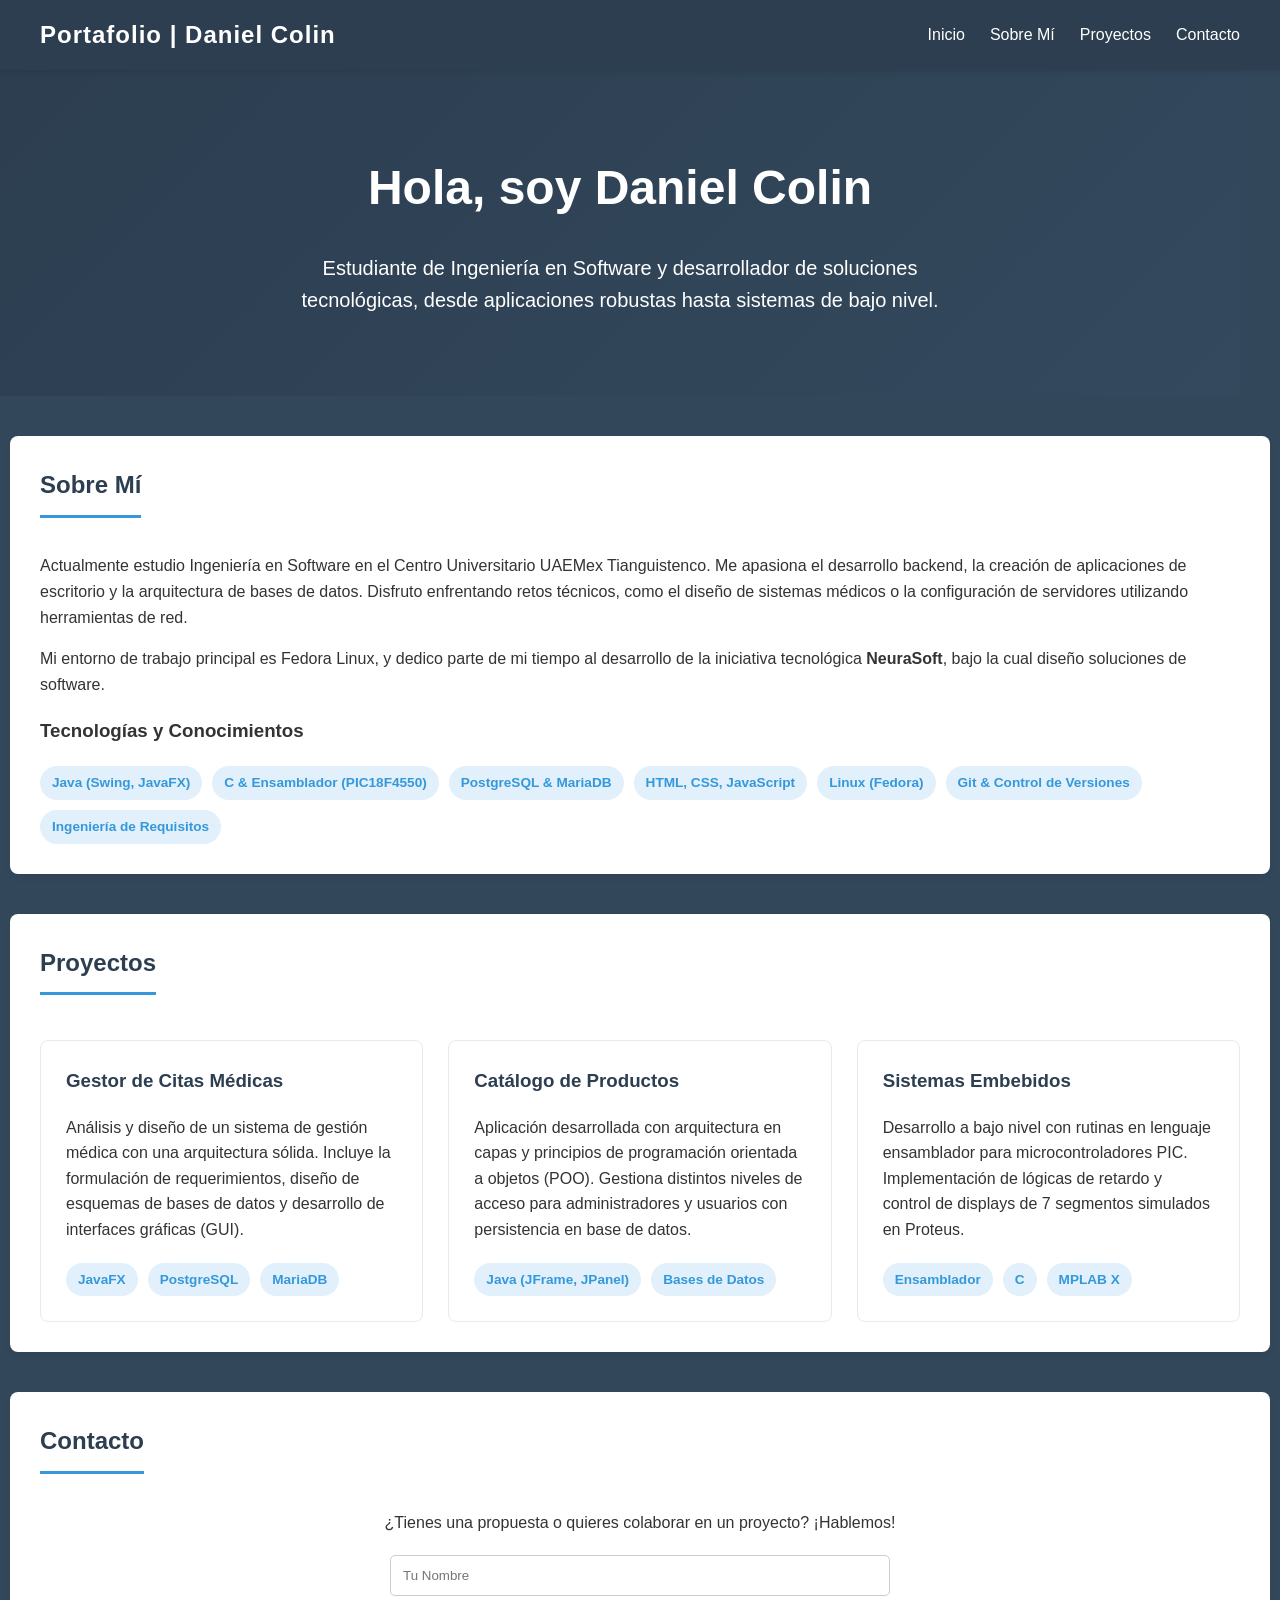
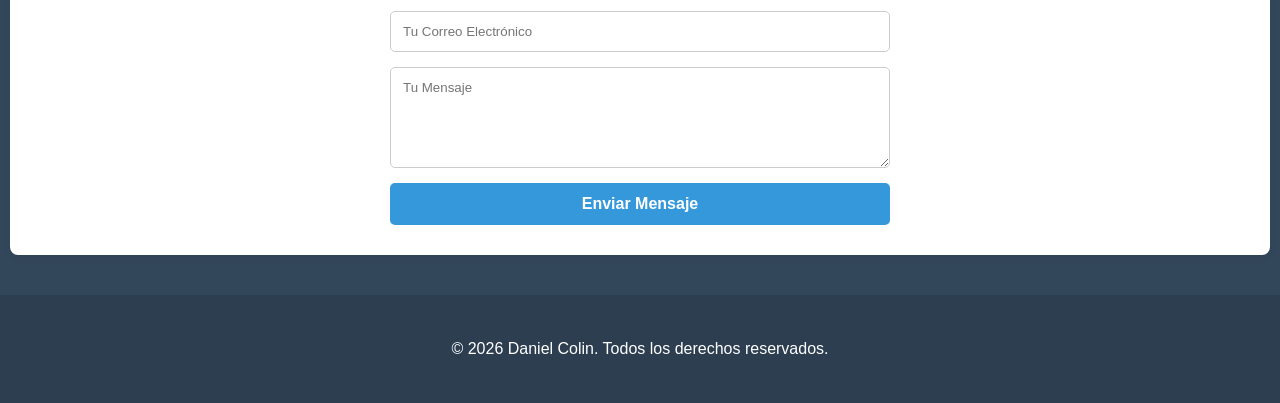
<file: v1.html>
<!DOCTYPE html>
<html lang="es">

<head>
    <meta charset="UTF-8">
    <meta name="viewport" content="width=device-width, initial-scale=1.0">
    <title>Portafolio Web | Colin</title>
    <style>
        :root {
            --primary-color: #2c3e50;
            --secondary-color: #3498db;
            --bg-color: #f8f9fa;
            --text-color: #333;
        }

        body {
            font-family: 'Segoe UI', Tahoma, Geneva, Verdana, sans-serif;
            margin: 0;
            padding: 0;
            background-color: var(--bg-color);
            color: var(--text-color);
            line-height: 1.6;
        }

        header {
            background-color: var(--primary-color);
            color: #fff;
            padding: 1rem 0;
            position: sticky;
            top: 0;
            z-index: 1000;
            box-shadow: 0 2px 5px rgba(0, 0, 0, 0.1);
        }

        nav {
            display: flex;
            justify-content: space-between;
            align-items: center;
            max-width: 1200px;
            margin: 0 auto;
            padding: 0 20px;
        }

        nav h1 {
            margin: 0;
            font-size: 1.5rem;
            letter-spacing: 1px;
        }

        nav ul {
            list-style: none;
            margin: 0;
            padding: 0;
            display: flex;
            gap: 25px;
        }

        nav ul li a {
            color: #fff;
            text-decoration: none;
            font-weight: 500;
            transition: color 0.3s;
        }

        nav ul li a:hover {
            color: var(--secondary-color);
        }

        section {
            max-width: 1200px;
            margin: 40px auto;
            padding: 30px;
            background: #fff;
            border-radius: 8px;
            box-shadow: 0 4px 6px rgba(0, 0, 0, 0.05);
            scroll-margin-top: 80px;
        }

        h2 {
            color: var(--primary-color);
            border-bottom: 3px solid var(--secondary-color);
            padding-bottom: 10px;
            display: inline-block;
            margin-top: 0;
        }

        .hero {
            text-align: center;
            padding: 80px 20px;
            background: linear-gradient(135deg, var(--primary-color), #34495e);
            color: #fff;
            border-radius: 0;
            margin: 0;
            box-shadow: none;
        }

        .hero h2 {
            color: #fff;
            border: none;
            font-size: 3rem;
            margin-bottom: 15px;
        }

        .hero p {
            font-size: 1.25rem;
            max-width: 700px;
            margin: 0 auto;
            font-weight: 300;
        }

        .grid {
            display: grid;
            grid-template-columns: repeat(auto-fit, minmax(300px, 1fr));
            gap: 25px;
            margin-top: 25px;
        }

        .card {
            border: 1px solid #eaeaea;
            border-radius: 8px;
            padding: 25px;
            transition: transform 0.3s, box-shadow 0.3s;
            background-color: #fff;
        }

        .card:hover {
            transform: translateY(-5px);
            box-shadow: 0 8px 15px rgba(0, 0, 0, 0.1);
        }

        .card h3 {
            margin-top: 0;
            color: var(--primary-color);
        }

        .skills {
            display: flex;
            flex-wrap: wrap;
            gap: 10px;
            margin-top: 20px;
        }

        .skill-tag {
            background: #e1f0fa;
            padding: 6px 12px;
            border-radius: 20px;
            font-size: 0.85rem;
            color: var(--secondary-color);
            font-weight: 600;
        }

        footer {
            text-align: center;
            padding: 25px;
            background-color: var(--primary-color);
            color: #fff;
            margin-top: 40px;
        }

        form {
            display: flex;
            flex-direction: column;
            gap: 15px;
            max-width: 500px;
            margin: 0 auto;
        }

        input,
        textarea {
            width: 100%;
            padding: 12px;
            border: 1px solid #ccc;
            border-radius: 5px;
            font-family: inherit;
            box-sizing: border-box;
        }

        input:focus,
        textarea:focus {
            outline: none;
            border-color: var(--secondary-color);
        }

        button {
            padding: 12px 25px;
            background-color: var(--secondary-color);
            color: #fff;
            border: none;
            border-radius: 5px;
            cursor: pointer;
            font-weight: bold;
            font-size: 1rem;
            transition: background-color 0.3s;
        }

        button:hover {
            background-color: #2980b9;
        }

        @media (max-width: 768px) {
            nav {
                flex-direction: column;
                gap: 15px;
            }

            nav ul {
                flex-wrap: wrap;
                justify-content: center;
            }

            .hero h2 {
                font-size: 2rem;
            }
        }
    </style>
</head>

<body style="background-color: #33475B;">

    <header>
        <nav>
            <h1>Portafolio | Daniel Colin</h1>
            <ul>
                <li><a href="#inicio">Inicio</a></li>
                <li><a href="#sobre-mi">Sobre Mí</a></li>
                <li><a href="#proyectos">Proyectos</a></li>
                <li><a href="#contacto">Contacto</a></li>
            </ul>
        </nav>
    </header>

    <section id="inicio" class="hero">
        <h2>Hola, soy Daniel Colin</h2>
        <p>Estudiante de Ingeniería en Software y desarrollador de soluciones tecnológicas, desde aplicaciones robustas
            hasta sistemas de bajo nivel.</p>
    </section>

    <section id="sobre-mi">
        <h2>Sobre Mí</h2>
        <p>Actualmente estudio Ingeniería en Software en el Centro Universitario UAEMex Tianguistenco. Me apasiona el
            desarrollo backend, la creación de aplicaciones de escritorio y la arquitectura de bases de datos. Disfruto
            enfrentando retos técnicos, como el diseño de sistemas médicos o la configuración de servidores utilizando
            herramientas de red.</p>
        <p>Mi entorno de trabajo principal es Fedora Linux, y dedico parte de mi tiempo al desarrollo de la iniciativa
            tecnológica <strong>NeuraSoft</strong>, bajo la cual diseño soluciones de software.</p>

        <h3>Tecnologías y Conocimientos</h3>
        <div class="skills">
            <span class="skill-tag">Java (Swing, JavaFX)</span>
            <span class="skill-tag">C & Ensamblador (PIC18F4550)</span>
            <span class="skill-tag">PostgreSQL & MariaDB</span>
            <span class="skill-tag">HTML, CSS, JavaScript</span>
            <span class="skill-tag">Linux (Fedora)</span>
            <span class="skill-tag">Git & Control de Versiones</span>
            <span class="skill-tag">Ingeniería de Requisitos</span>
        </div>
    </section>

    <section id="proyectos">
        <h2>Proyectos</h2>
        <div class="grid">
            <div class="card">
                <h3>Gestor de Citas Médicas</h3>
                <p>Análisis y diseño de un sistema de gestión médica con una arquitectura sólida. Incluye la formulación
                    de requerimientos, diseño de esquemas de bases de datos y desarrollo de interfaces gráficas (GUI).
                </p>
                <div class="skills">
                    <span class="skill-tag">JavaFX</span>
                    <span class="skill-tag">PostgreSQL</span>
                    <span class="skill-tag">MariaDB</span>
                </div>
            </div>
            <div class="card">
                <h3>Catálogo de Productos</h3>
                <p>Aplicación desarrollada con arquitectura en capas y principios de programación orientada a objetos
                    (POO). Gestiona distintos niveles de acceso para administradores y usuarios con persistencia en base
                    de datos.</p>
                <div class="skills">
                    <span class="skill-tag">Java (JFrame, JPanel)</span>
                    <span class="skill-tag">Bases de Datos</span>
                </div>
            </div>
            <div class="card">
                <h3>Sistemas Embebidos</h3>
                <p>Desarrollo a bajo nivel con rutinas en lenguaje ensamblador para microcontroladores PIC.
                    Implementación de lógicas de retardo y control de displays de 7 segmentos simulados en Proteus.</p>
                <div class="skills">
                    <span class="skill-tag">Ensamblador</span>
                    <span class="skill-tag">C</span>
                    <span class="skill-tag">MPLAB X</span>
                </div>
            </div>
        </div>
    </section>

    <section id="contacto">
        <h2>Contacto</h2>
        <p style="text-align: center; margin-bottom: 20px;">¿Tienes una propuesta o quieres colaborar en un proyecto?
            ¡Hablemos!</p>
        <form action="#" method="POST">
            <input type="text" name="nombre" placeholder="Tu Nombre" required>
            <input type="email" name="correo" placeholder="Tu Correo Electrónico" required>
            <textarea name="mensaje" rows="5" placeholder="Tu Mensaje" required></textarea>
            <button type="submit">Enviar Mensaje</button>
        </form>
    </section>

    <footer>
        <p>&copy; 2026 Daniel Colin. Todos los derechos reservados.</p>
    </footer>

</body>

</html>
</file>
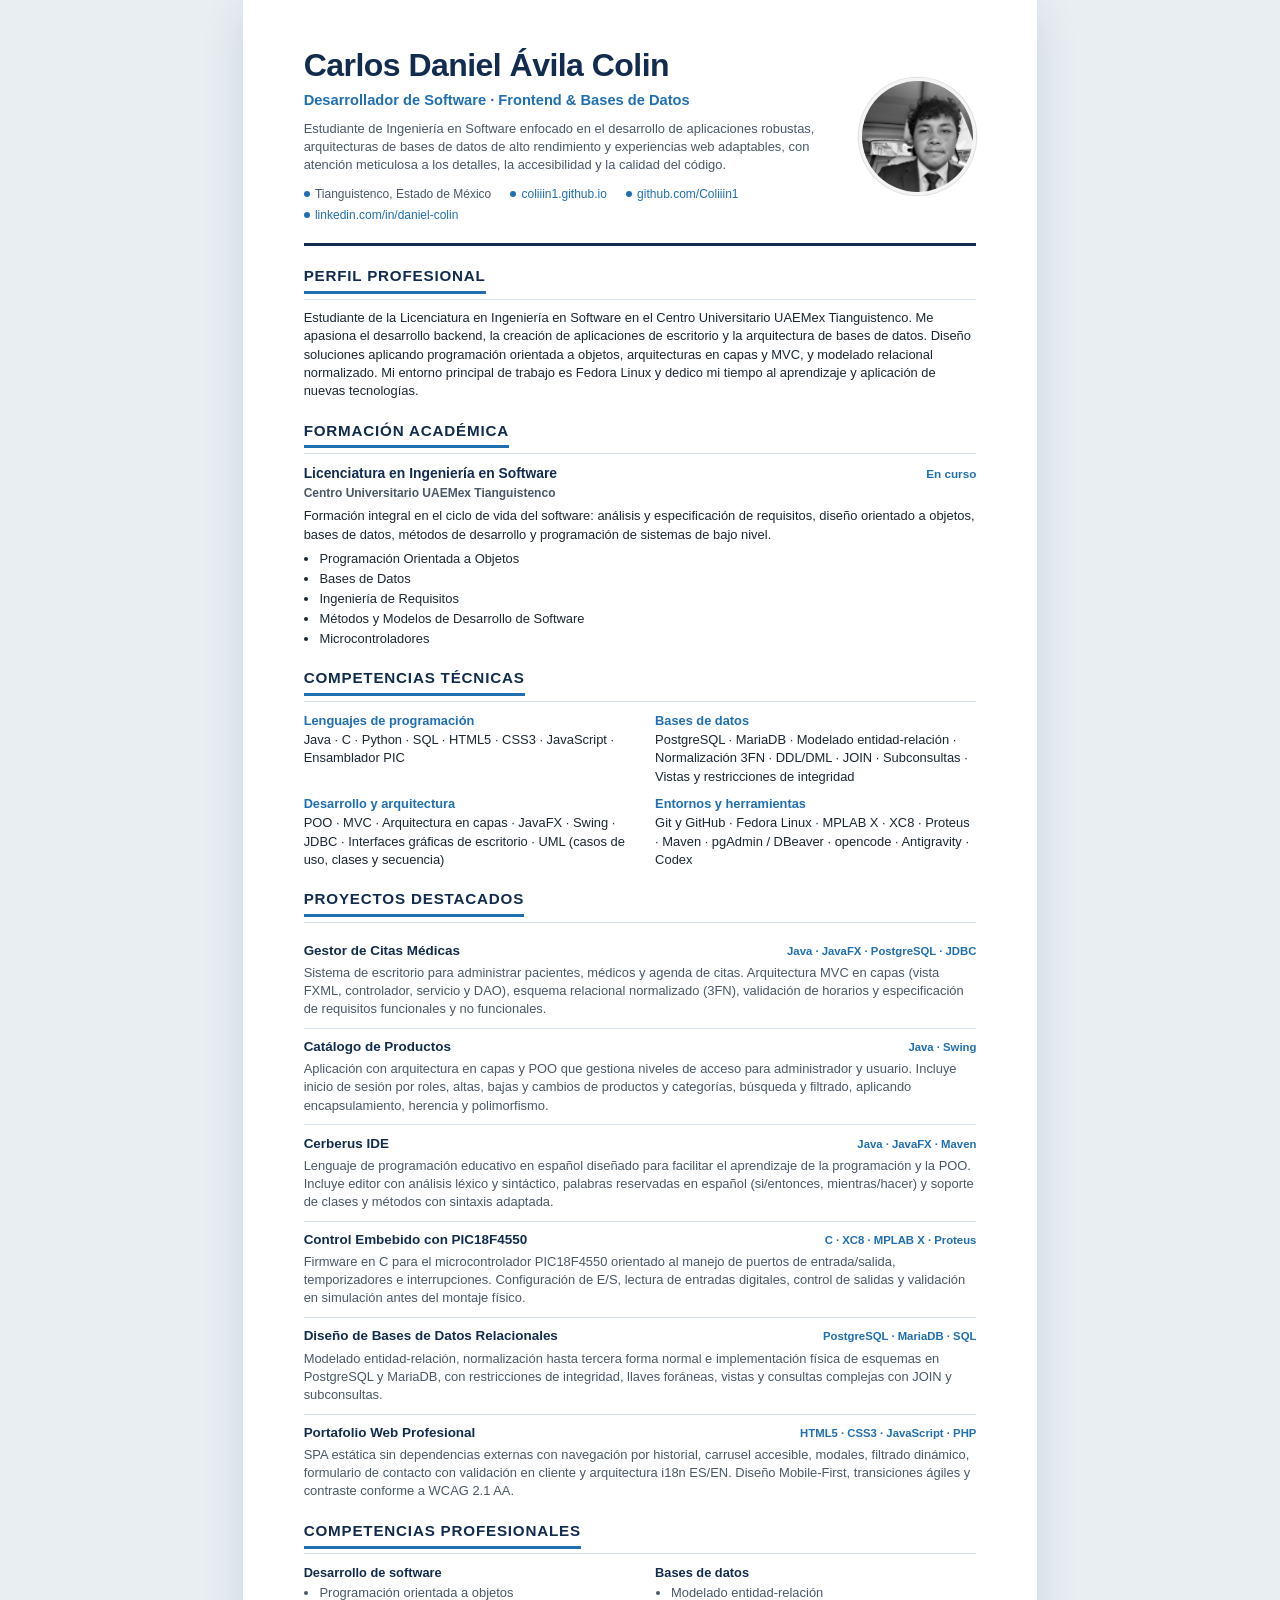
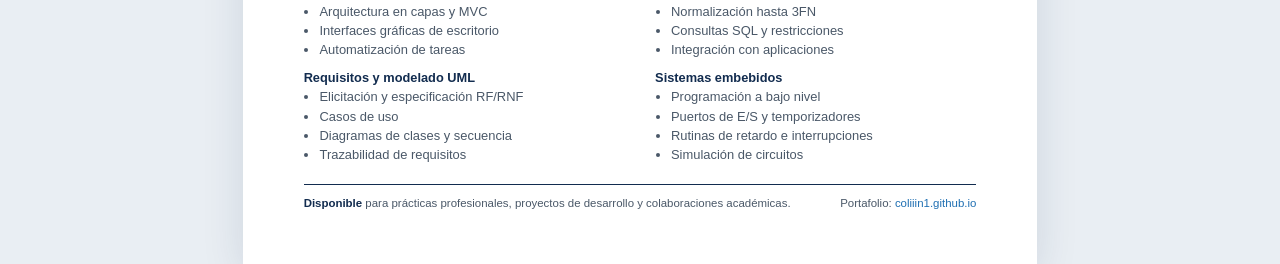
<file: assets/docs/cv.html>
<!DOCTYPE html>
<html lang="es">

<head>
    <meta charset="utf-8">
    <meta name="viewport" content="width=device-width, initial-scale=1">
    <title>CV · Carlos Daniel Ávila Colin</title>
    <style>
        @page {
            size: A4;
            margin: 13mm 16mm 14mm;
        }

        :root {
            --ink: #122C4F;
            --accent: #1F6FB2;
            --accent-soft: #E8F0F8;
            --muted: #4A5868;
            --line: #D6E0EA;
            --body: #1B2733;
        }

        * {
            box-sizing: border-box;
        }

        html,
        body {
            margin: 0;
            padding: 0;
        }

        body {
            font-family: "Segoe UI", "Helvetica Neue", Arial, sans-serif;
            font-size: 9.7pt;
            line-height: 1.4;
            color: var(--body);
            -webkit-print-color-adjust: exact;
            print-color-adjust: exact;
        }

        a {
            color: var(--accent);
            text-decoration: none;
        }

        /* ---------- Cabecera ---------- */
        .header {
            display: grid;
            grid-template-columns: 1fr 31mm;
            gap: 8mm;
            align-items: center;
            padding-bottom: 5mm;
            border-bottom: 2.4pt solid var(--ink);
        }

        h1 {
            margin: 0;
            font-size: 24pt;
            line-height: 1.05;
            letter-spacing: -0.4pt;
            color: var(--ink);
        }

        .role {
            margin: 2mm 0 0;
            font-size: 11pt;
            font-weight: 600;
            color: var(--accent);
        }

        .tagline {
            margin: 2.4mm 0 0;
            max-width: 150mm;
            color: var(--muted);
        }

        .contact {
            display: flex;
            flex-wrap: wrap;
            gap: 1.2mm 5mm;
            margin: 3mm 0 0;
            padding: 0;
            list-style: none;
            font-size: 9pt;
            color: var(--muted);
        }

        .contact li {
            display: flex;
            align-items: center;
            gap: 1.4mm;
        }

        .contact li::before {
            content: "";
            width: 1.6mm;
            height: 1.6mm;
            border-radius: 50%;
            background: var(--accent);
            flex: none;
        }

        .photo {
            width: 31mm;
            height: 31mm;
            border-radius: 50%;
            object-fit: cover;
            object-position: 50% 22%;
            filter: grayscale(100%) contrast(1.05);
            border: 2.4pt solid var(--accent-soft);
            box-shadow: 0 0 0 1pt var(--line);
        }

        /* ---------- Secciones ---------- */
        section {
            margin-top: 5.2mm;
        }

        h2 {
            margin: 0 0 2.6mm;
            padding-bottom: 1.2mm;
            border-bottom: 1pt solid var(--line);
            font-size: 11.4pt;
            letter-spacing: 0.6pt;
            text-transform: uppercase;
            color: var(--ink);
            break-after: avoid;
        }

        h2 span {
            display: inline-block;
            padding-bottom: 1.2mm;
            border-bottom: 2.4pt solid var(--accent);
        }

        h3 {
            margin: 0;
            font-size: 10.2pt;
            color: var(--ink);
        }

        p {
            margin: 0;
        }

        /* ---------- Formación ---------- */
        .edu-head {
            display: flex;
            justify-content: space-between;
            align-items: baseline;
            gap: 4mm;
        }

        .edu-head h3 {
            font-size: 10.4pt;
        }

        .edu-meta {
            flex: none;
            font-size: 8.8pt;
            font-weight: 600;
            color: var(--accent);
        }

        .edu-sub {
            margin-top: 0.6mm;
            color: var(--muted);
            font-weight: 600;
            font-size: 9pt;
        }

        .edu-text {
            margin-top: 1.4mm;
        }

        .courses {
            margin: 1.6mm 0 0;
            padding-left: 4.2mm;
        }

        .courses li {
            margin-bottom: 0.5mm;
        }

        /* ---------- Competencias técnicas ---------- */
        .skills-grid {
            display: grid;
            grid-template-columns: 1fr 1fr;
            gap: 2.4mm 8mm;
        }

        .skill {
            break-inside: avoid;
        }

        .skill h3 {
            margin-bottom: 0.5mm;
            font-size: 9.6pt;
            color: var(--accent);
        }

        .skill p {
            color: var(--body);
        }

        /* ---------- Proyectos ---------- */
        .project {
            break-inside: avoid;
            padding: 2.4mm 0 2.6mm;
            border-bottom: 0.6pt solid var(--line);
        }

        .project:last-child {
            border-bottom: 0;
            padding-bottom: 0;
        }

        .project-head {
            display: flex;
            justify-content: space-between;
            align-items: baseline;
            gap: 4mm;
        }

        .project-head h3 {
            font-size: 10.1pt;
        }

        .stack {
            flex: none;
            max-width: 62mm;
            text-align: right;
            font-size: 8.5pt;
            font-weight: 600;
            color: var(--accent);
        }

        .project p {
            margin-top: 0.9mm;
            color: var(--muted);
        }

        /* ---------- Competencias profesionales ---------- */
        .comp-grid {
            display: grid;
            grid-template-columns: 1fr 1fr;
            gap: 2.2mm 8mm;
        }

        .comp {
            break-inside: avoid;
        }

        .comp h3 {
            margin-bottom: 0.4mm;
            font-size: 9.6pt;
        }

        .comp ul {
            margin: 0;
            padding-left: 4.2mm;
            color: var(--muted);
        }

        .comp li {
            margin-bottom: 0.3mm;
        }

        /* ---------- Pie ---------- */
        .footer {
            margin-top: 5mm;
            padding-top: 2.6mm;
            border-top: 1.4pt solid var(--ink);
            display: flex;
            justify-content: space-between;
            gap: 6mm;
            font-size: 8.6pt;
            color: var(--muted);
        }

        .footer strong {
            color: var(--ink);
        }

        /* Solo para previsualizar el documento en el navegador. */
        @media screen {
            html {
                background: #E9EEF3;
            }

            body {
                width: 210mm;
                margin: 0 auto;
                padding: 13mm 16mm 14mm;
                background: #FFFFFF;
                box-shadow: 0 10px 40px rgba(18, 44, 79, 0.12);
            }
        }
    </style>
</head>

<body>
    <header class="header">
        <div>
            <h1>Carlos Daniel Ávila Colin</h1>
            <p class="role">Desarrollador de Software · Frontend &amp; Bases de Datos</p>
            <p class="tagline">
                Estudiante de Ingeniería en Software enfocado en el desarrollo de aplicaciones robustas,
                arquitecturas de bases de datos de alto rendimiento y experiencias web adaptables, con
                atención meticulosa a los detalles, la accesibilidad y la calidad del código.
            </p>
            <ul class="contact">
                <li>Tianguistenco, Estado de México</li>
                <li><a href="https://coliiin1.github.io">coliiin1.github.io</a></li>
                <li><a href="https://github.com/Coliiin1">github.com/Coliiin1</a></li>
                <li><a href="https://www.linkedin.com/in/daniel-colin">linkedin.com/in/daniel-colin</a></li>
            </ul>
        </div>
        <img class="photo" src="../img/Perfil.JPEG" alt="Fotografía de Carlos Daniel Ávila Colin">
    </header>

    <section>
        <h2><span>Perfil profesional</span></h2>
        <p>
            Estudiante de la Licenciatura en Ingeniería en Software en el Centro Universitario UAEMex
            Tianguistenco. Me apasiona el desarrollo backend, la creación de aplicaciones de escritorio y la
            arquitectura de bases de datos. Diseño soluciones aplicando programación orientada a objetos,
            arquitecturas en capas y MVC, y modelado relacional normalizado. Mi entorno principal de trabajo es
            Fedora Linux y dedico mi tiempo al aprendizaje y aplicación de nuevas tecnologías.
        </p>
    </section>

    <section>
        <h2><span>Formación académica</span></h2>
        <div class="edu-head">
            <h3>Licenciatura en Ingeniería en Software</h3>
            <span class="edu-meta">En curso</span>
        </div>
        <p class="edu-sub">Centro Universitario UAEMex Tianguistenco</p>
        <p class="edu-text">
            Formación integral en el ciclo de vida del software: análisis y especificación de requisitos, diseño
            orientado a objetos, bases de datos, métodos de desarrollo y programación de sistemas de bajo nivel.
        </p>
        <ul class="courses">
            <li>Programación Orientada a Objetos</li>
            <li>Bases de Datos</li>
            <li>Ingeniería de Requisitos</li>
            <li>Métodos y Modelos de Desarrollo de Software</li>
            <li>Microcontroladores</li>
        </ul>
    </section>

    <section>
        <h2><span>Competencias técnicas</span></h2>
        <div class="skills-grid">
            <div class="skill">
                <h3>Lenguajes de programación</h3>
                <p>Java · C · Python · SQL · HTML5 · CSS3 · JavaScript · Ensamblador PIC</p>
            </div>
            <div class="skill">
                <h3>Bases de datos</h3>
                <p>PostgreSQL · MariaDB · Modelado entidad-relación · Normalización 3FN · DDL/DML · JOIN ·
                    Subconsultas · Vistas y restricciones de integridad</p>
            </div>
            <div class="skill">
                <h3>Desarrollo y arquitectura</h3>
                <p>POO · MVC · Arquitectura en capas · JavaFX · Swing · JDBC · Interfaces gráficas de escritorio ·
                    UML (casos de uso, clases y secuencia)</p>
            </div>
            <div class="skill">
                <h3>Entornos y herramientas</h3>
                <p>Git y GitHub · Fedora Linux · MPLAB X · XC8 · Proteus · Maven · pgAdmin / DBeaver ·
                    opencode · Antigravity · Codex</p>
            </div>
        </div>
    </section>

    <section>
        <h2><span>Proyectos destacados</span></h2>

        <article class="project">
            <div class="project-head">
                <h3>Gestor de Citas Médicas</h3>
                <span class="stack">Java · JavaFX · PostgreSQL · JDBC</span>
            </div>
            <p>
                Sistema de escritorio para administrar pacientes, médicos y agenda de citas. Arquitectura MVC en
                capas (vista FXML, controlador, servicio y DAO), esquema relacional normalizado (3FN), validación
                de horarios y especificación de requisitos funcionales y no funcionales.
            </p>
        </article>

        <article class="project">
            <div class="project-head">
                <h3>Catálogo de Productos</h3>
                <span class="stack">Java · Swing</span>
            </div>
            <p>
                Aplicación con arquitectura en capas y POO que gestiona niveles de acceso para administrador y
                usuario. Incluye inicio de sesión por roles, altas, bajas y cambios de productos y categorías,
                búsqueda y filtrado, aplicando encapsulamiento, herencia y polimorfismo.
            </p>
        </article>

        <article class="project">
            <div class="project-head">
                <h3>Cerberus IDE</h3>
                <span class="stack">Java · JavaFX · Maven</span>
            </div>
            <p>
                Lenguaje de programación educativo en español diseñado para facilitar el aprendizaje de la
                programación y la POO. Incluye editor con análisis léxico y sintáctico, palabras reservadas en
                español (si/entonces, mientras/hacer) y soporte de clases y métodos con sintaxis adaptada.
            </p>
        </article>

        <article class="project">
            <div class="project-head">
                <h3>Control Embebido con PIC18F4550</h3>
                <span class="stack">C · XC8 · MPLAB X · Proteus</span>
            </div>
            <p>
                Firmware en C para el microcontrolador PIC18F4550 orientado al manejo de puertos de entrada/salida,
                temporizadores e interrupciones. Configuración de E/S, lectura de entradas digitales, control de
                salidas y validación en simulación antes del montaje físico.
            </p>
        </article>

        <article class="project">
            <div class="project-head">
                <h3>Diseño de Bases de Datos Relacionales</h3>
                <span class="stack">PostgreSQL · MariaDB · SQL</span>
            </div>
            <p>
                Modelado entidad-relación, normalización hasta tercera forma normal e implementación física de
                esquemas en PostgreSQL y MariaDB, con restricciones de integridad, llaves foráneas, vistas y
                consultas complejas con JOIN y subconsultas.
            </p>
        </article>

        <article class="project">
            <div class="project-head">
                <h3>Portafolio Web Profesional</h3>
                <span class="stack">HTML5 · CSS3 · JavaScript · PHP</span>
            </div>
            <p>
                SPA estática sin dependencias externas con navegación por historial, carrusel accesible, modales,
                filtrado dinámico, formulario de contacto con validación en cliente y arquitectura i18n ES/EN.
                Diseño Mobile-First, transiciones ágiles y contraste conforme a WCAG 2.1 AA.
            </p>
        </article>
    </section>

    <section>
        <h2><span>Competencias profesionales</span></h2>
        <div class="comp-grid">
            <div class="comp">
                <h3>Desarrollo de software</h3>
                <ul>
                    <li>Programación orientada a objetos</li>
                    <li>Arquitectura en capas y MVC</li>
                    <li>Interfaces gráficas de escritorio</li>
                    <li>Automatización de tareas</li>
                </ul>
            </div>
            <div class="comp">
                <h3>Bases de datos</h3>
                <ul>
                    <li>Modelado entidad-relación</li>
                    <li>Normalización hasta 3FN</li>
                    <li>Consultas SQL y restricciones</li>
                    <li>Integración con aplicaciones</li>
                </ul>
            </div>
            <div class="comp">
                <h3>Requisitos y modelado UML</h3>
                <ul>
                    <li>Elicitación y especificación RF/RNF</li>
                    <li>Casos de uso</li>
                    <li>Diagramas de clases y secuencia</li>
                    <li>Trazabilidad de requisitos</li>
                </ul>
            </div>
            <div class="comp">
                <h3>Sistemas embebidos</h3>
                <ul>
                    <li>Programación a bajo nivel</li>
                    <li>Puertos de E/S y temporizadores</li>
                    <li>Rutinas de retardo e interrupciones</li>
                    <li>Simulación de circuitos</li>
                </ul>
            </div>
        </div>
    </section>

    <footer class="footer">
        <span><strong>Disponible</strong> para prácticas profesionales, proyectos de desarrollo y colaboraciones
            académicas.</span>
        <span>Portafolio: <a href="https://coliiin1.github.io">coliiin1.github.io</a></span>
    </footer>
</body>

</html>
</file>
